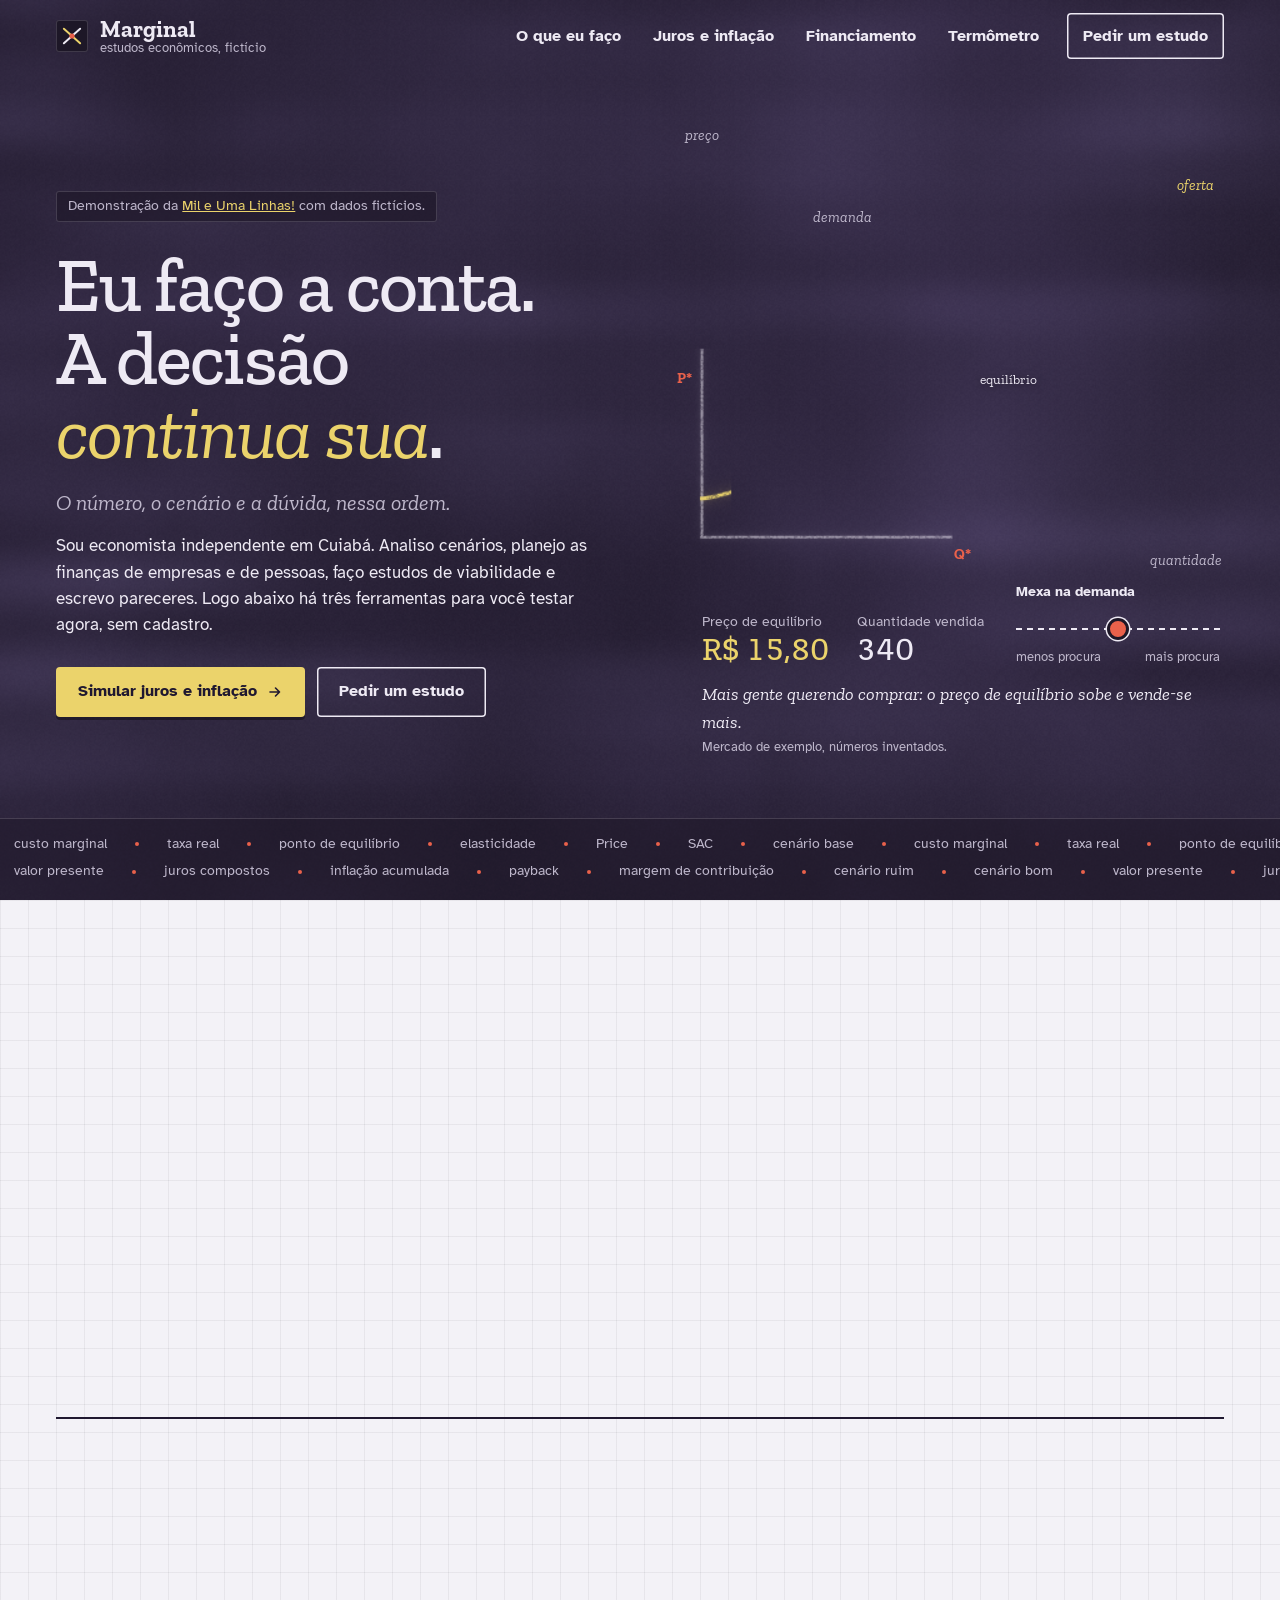
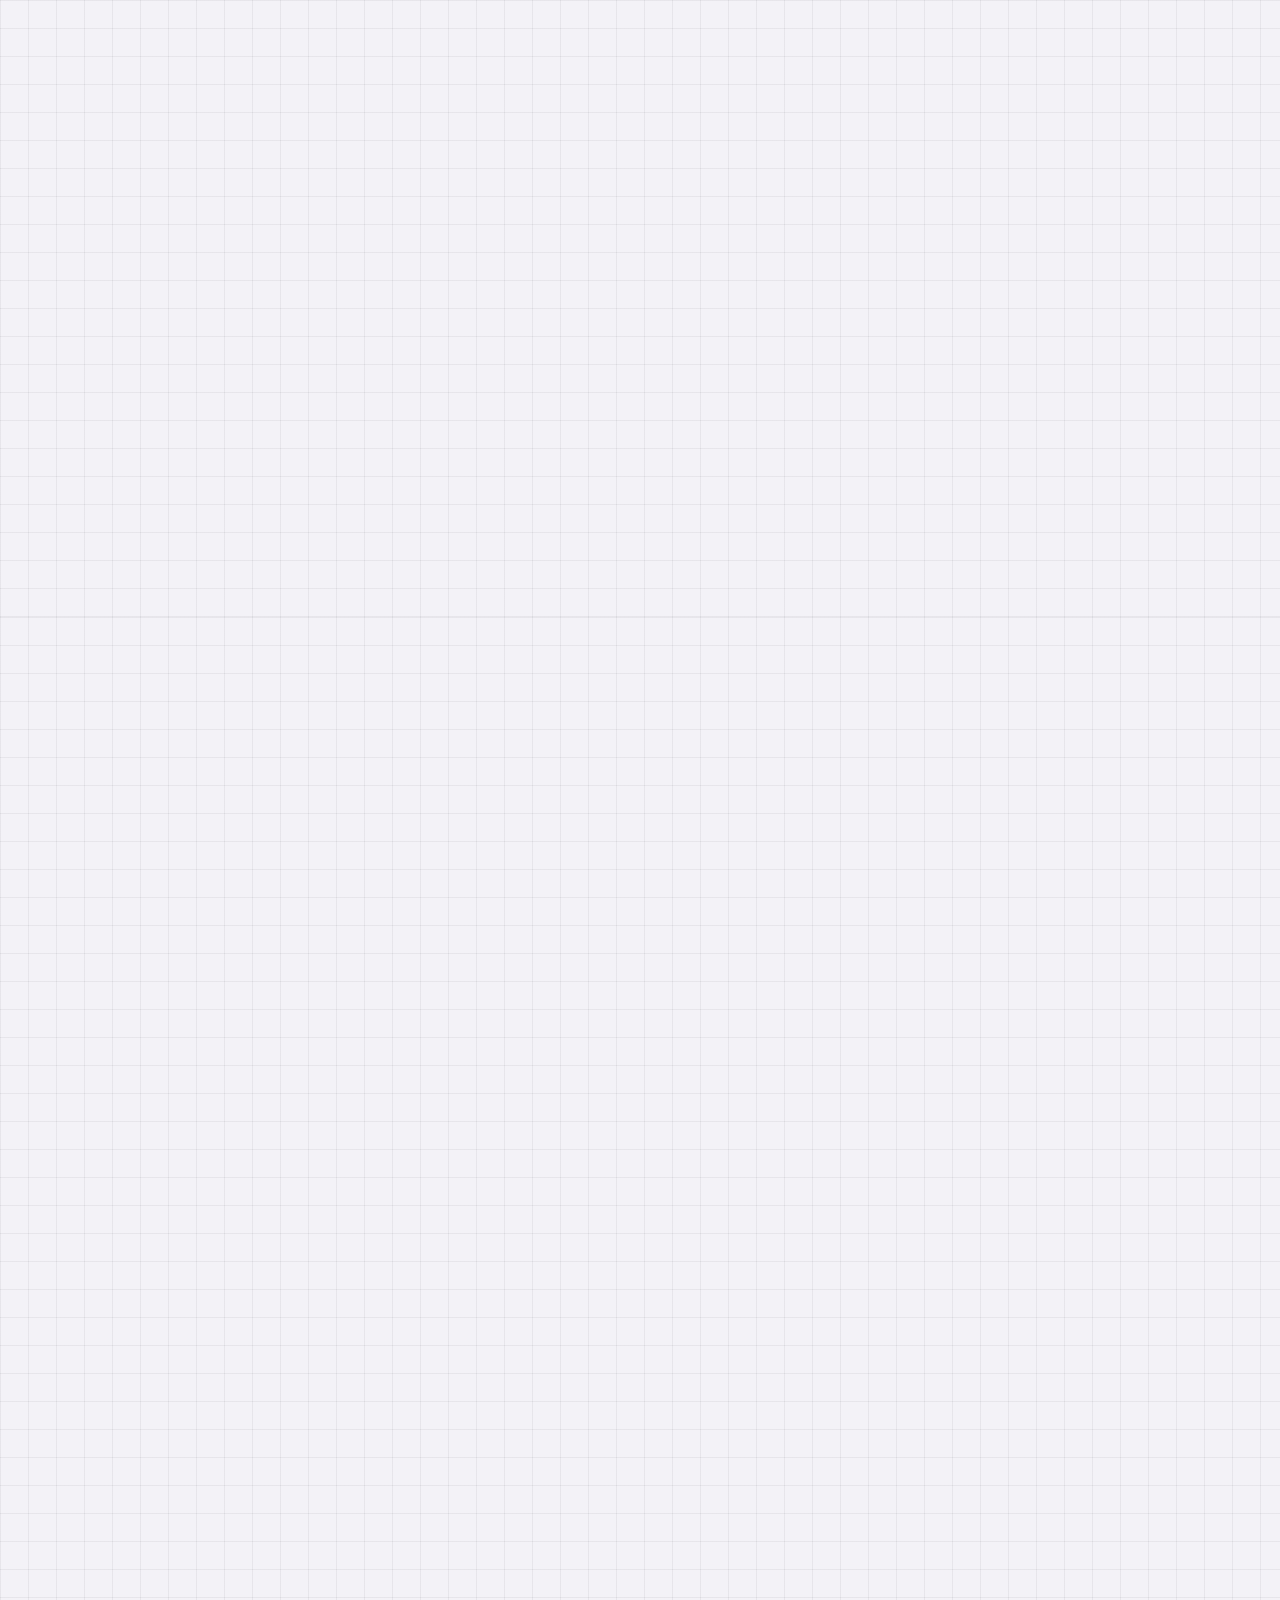
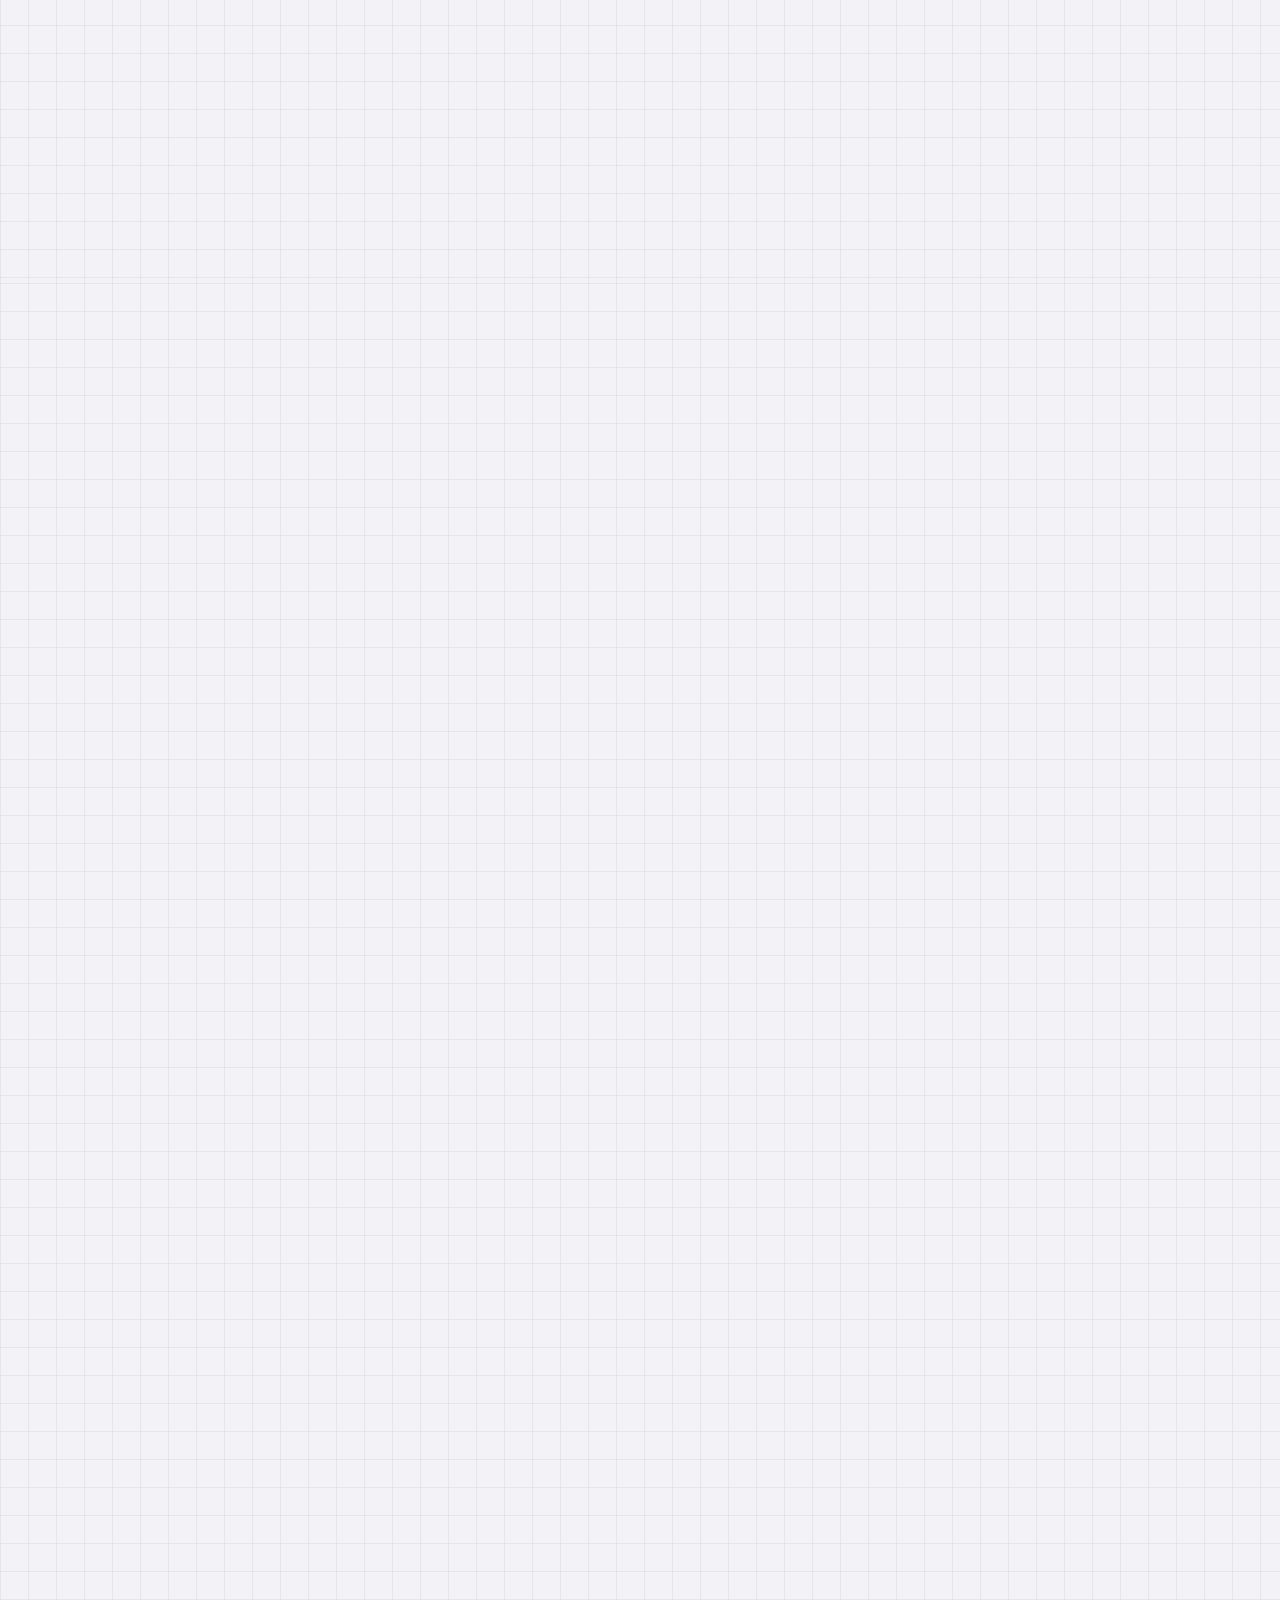
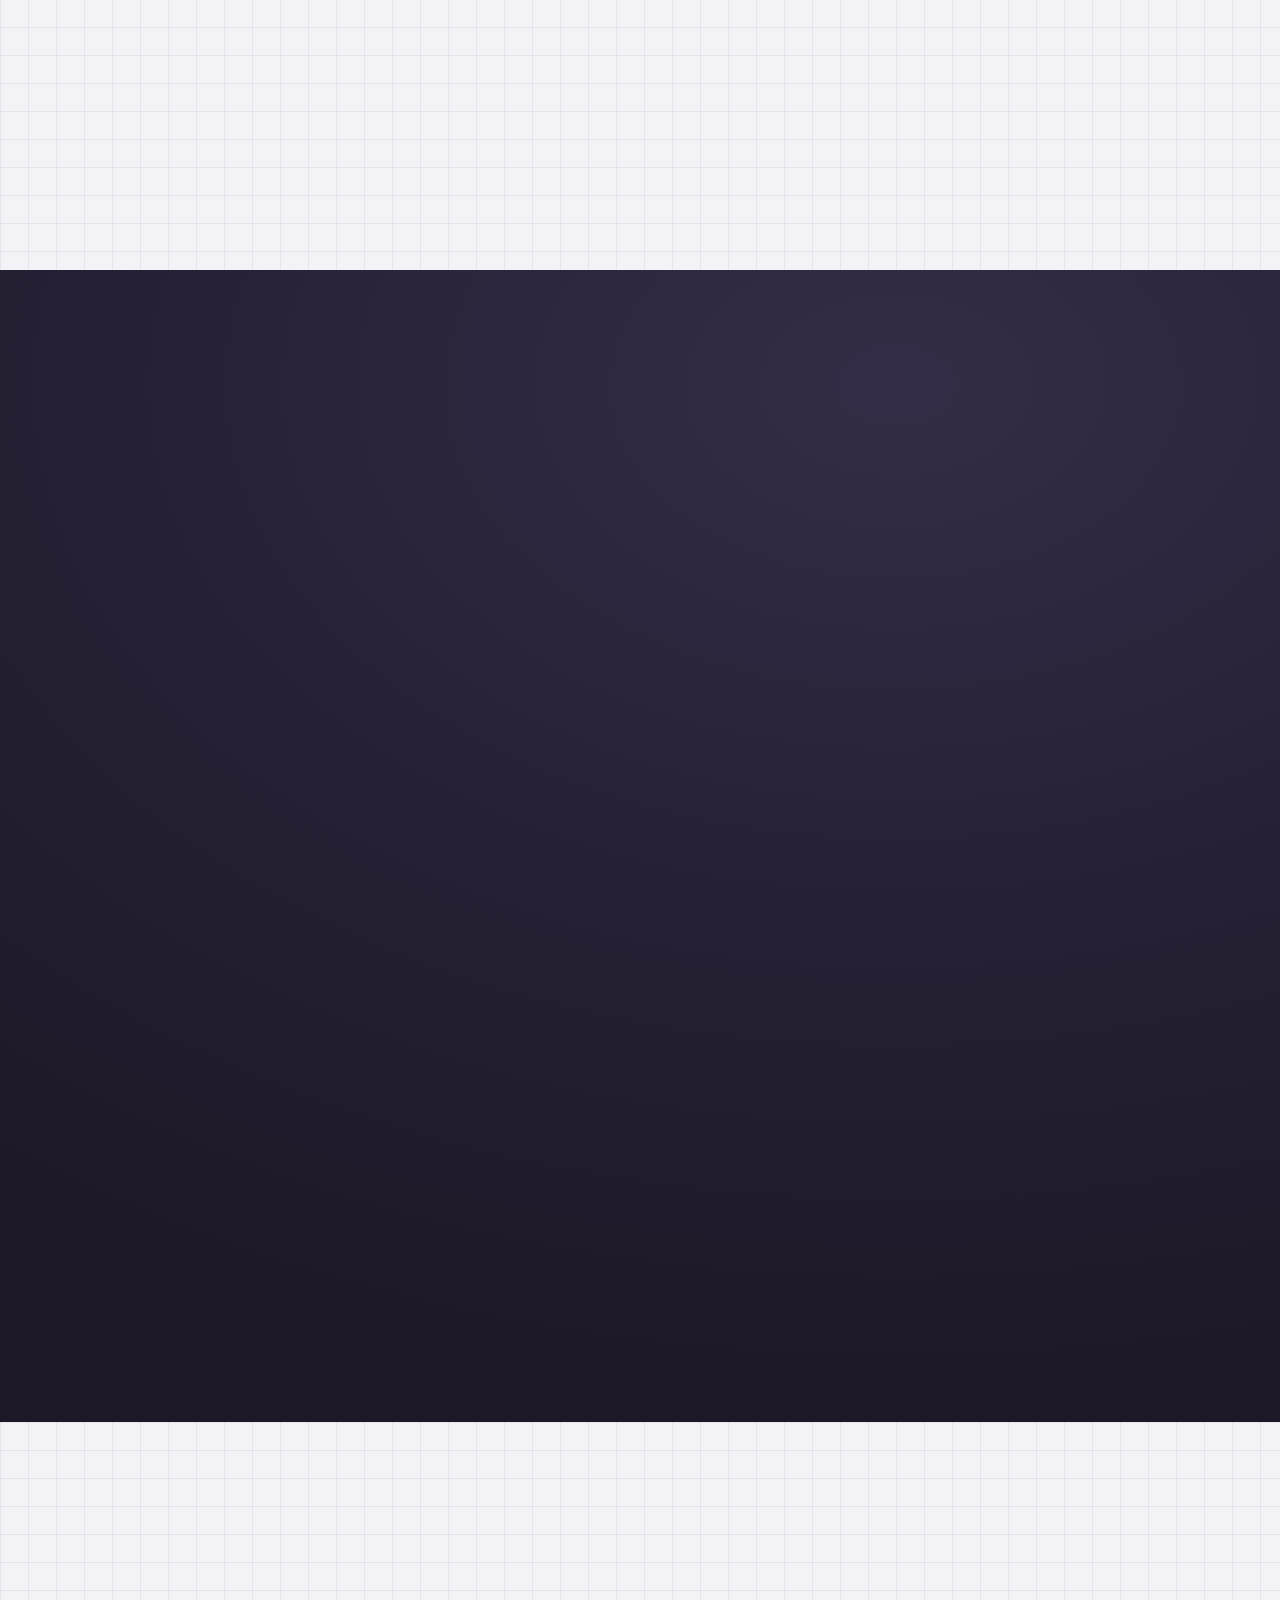
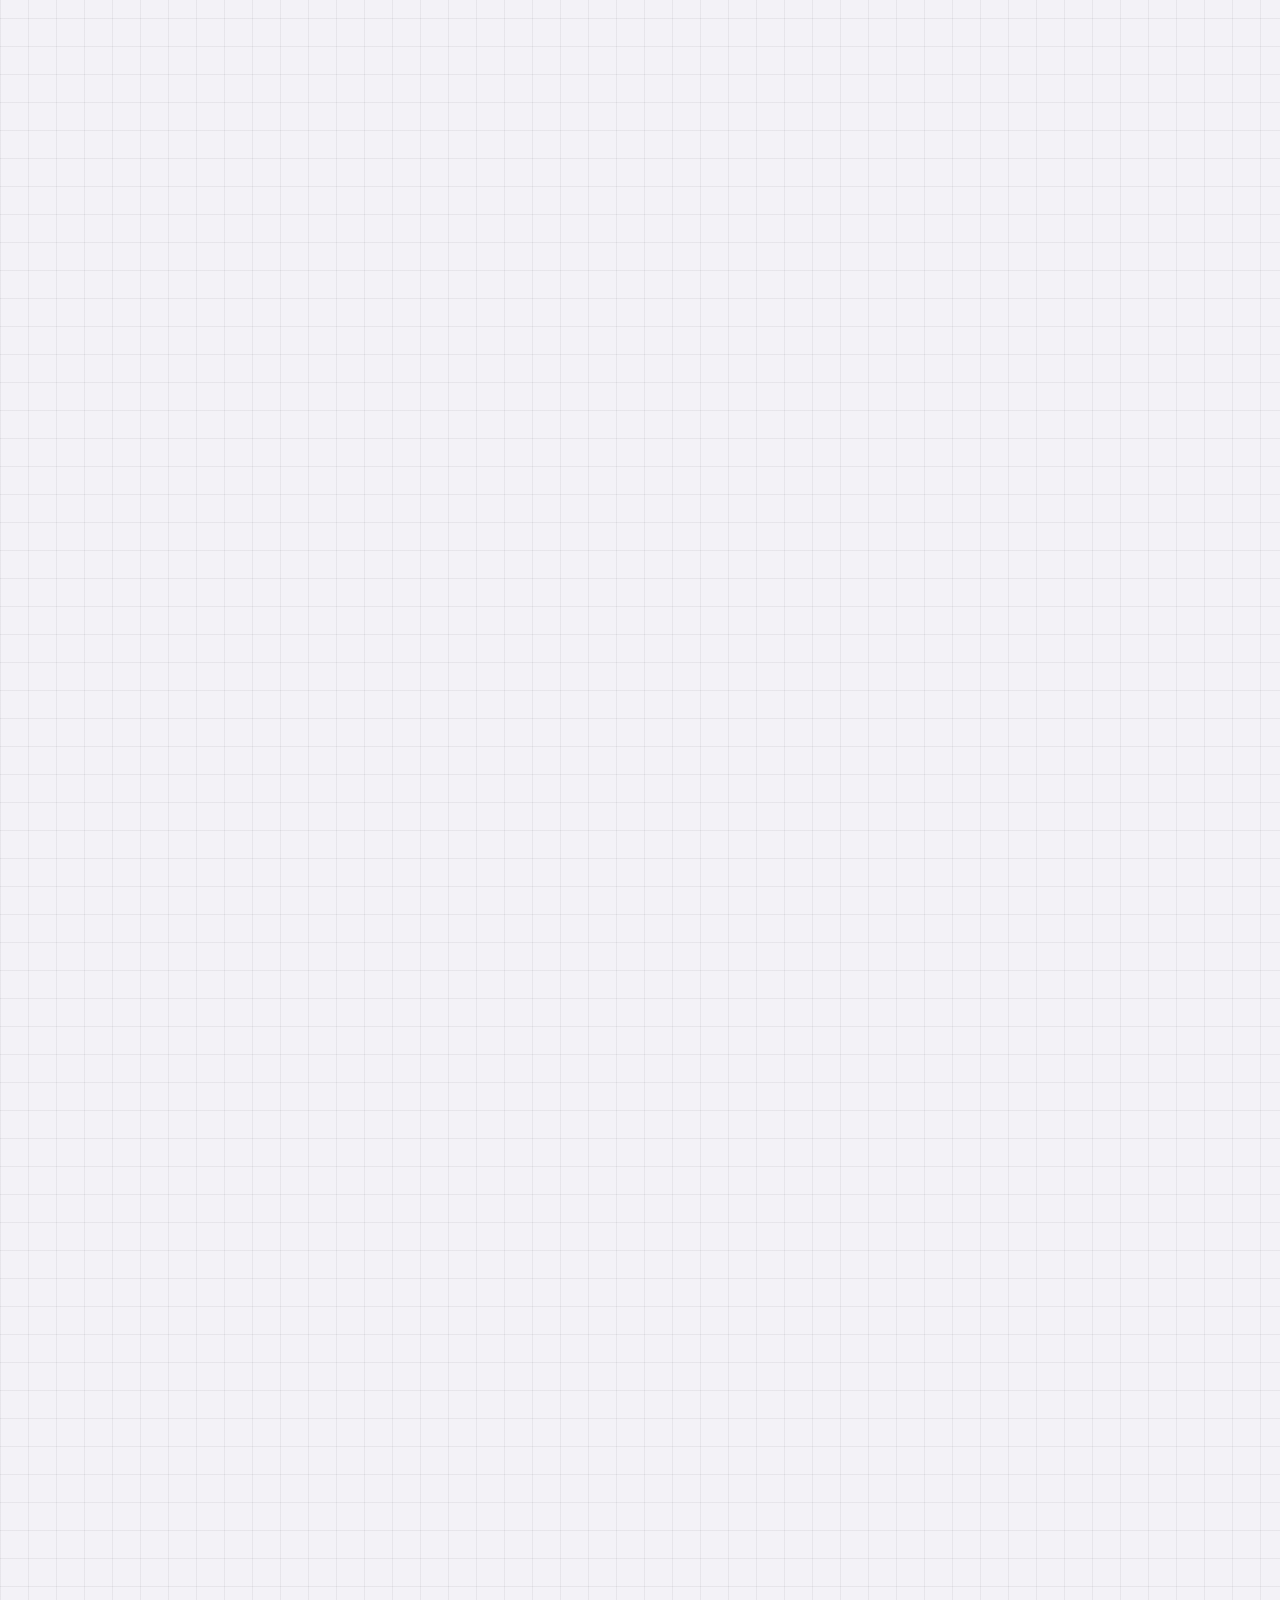
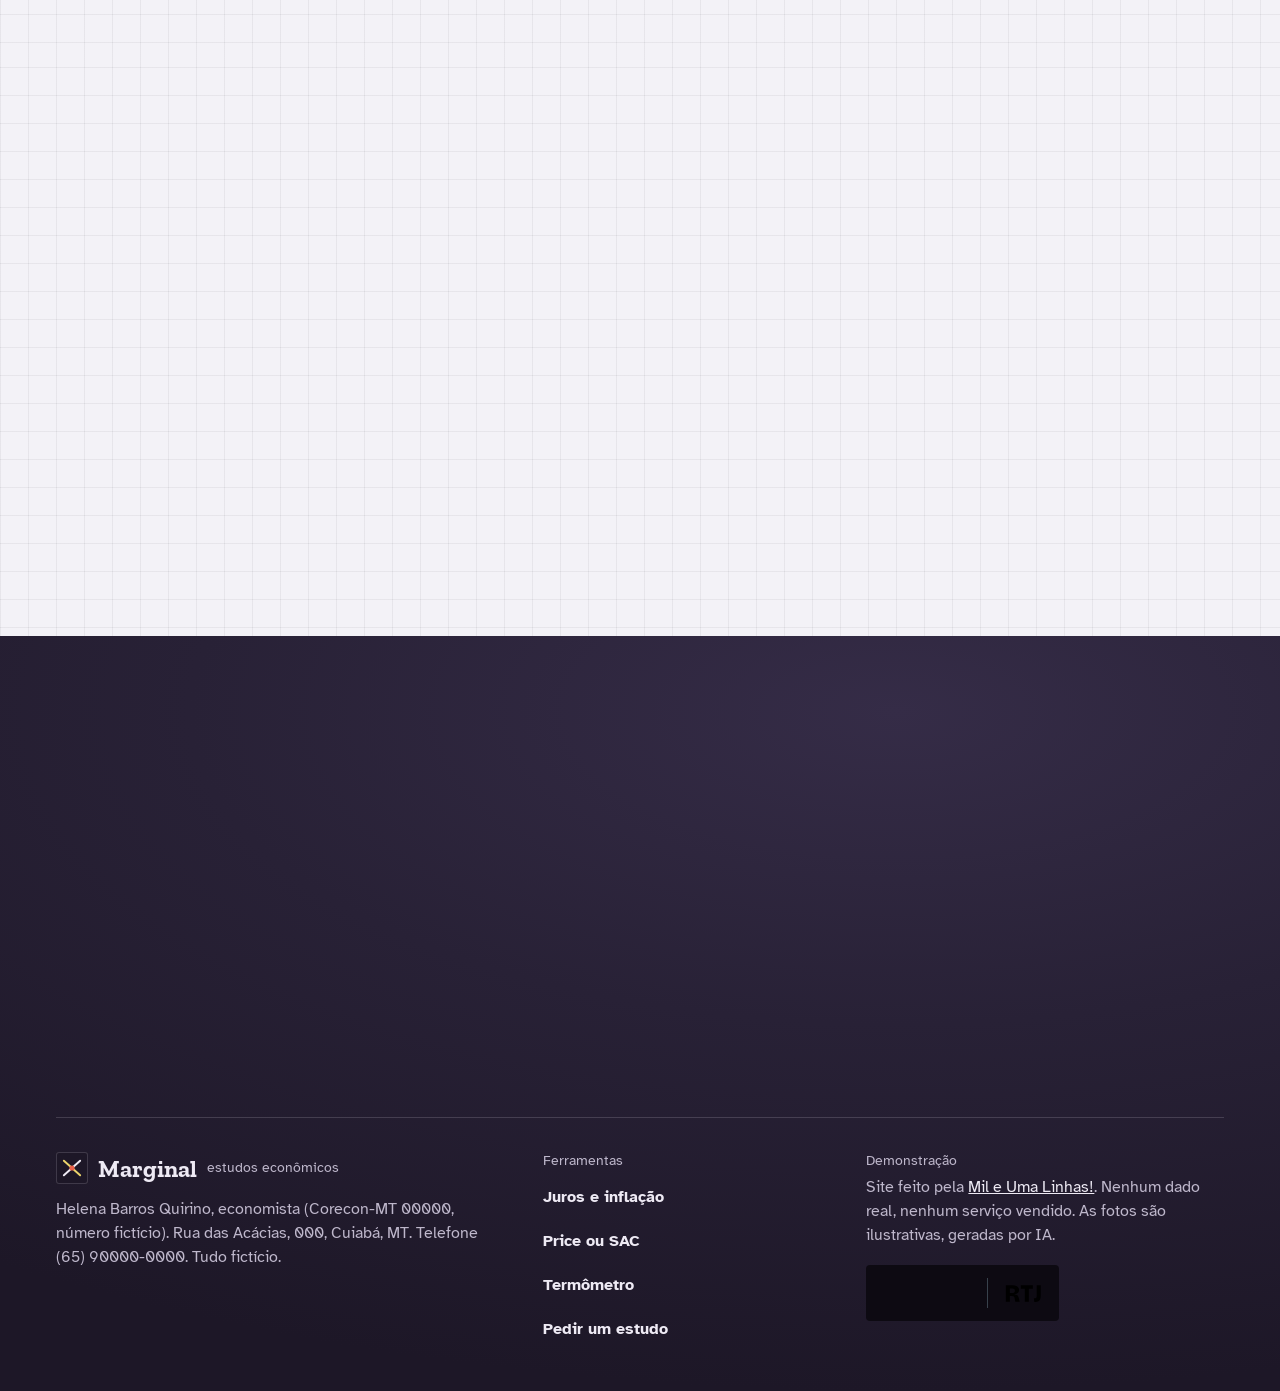
<file: index.html>
<!DOCTYPE html>
<html lang="pt-BR">
<head>
  <meta charset="utf-8">
  <meta name="viewport" content="width=device-width, initial-scale=1">
  <meta http-equiv="Content-Security-Policy" content="default-src 'self'; script-src 'self'; style-src 'self'; img-src 'self' data:; font-src 'self'; connect-src 'none'; object-src 'none'; base-uri 'self'; form-action 'none'">
  <title>Marginal Estudos Econômicos | Cenários e viabilidade</title>
  <meta name="description" content="Demonstração de uma economista fictícia em Cuiabá: quadro de oferta e demanda, simulador de juros e inflação, Price x SAC e pedido de estudo.">
  <link rel="canonical" href="https://toshiro01001.github.io/economista/">
  <meta name="theme-color" content="#211a2c">
  <meta property="og:type" content="website">
  <meta property="og:locale" content="pt_BR">
  <meta property="og:site_name" content="Marginal Estudos Econômicos">
  <meta property="og:title" content="Marginal: eu faço a conta, a decisão continua sua">
  <meta property="og:description" content="Demonstração com quadro de oferta e demanda, simulador de juros e inflação, Price x SAC e termômetro. Tudo fictício, nada é enviado.">
  <meta property="og:url" content="https://toshiro01001.github.io/economista/">
  <meta property="og:image" content="https://toshiro01001.github.io/economista/img/og.jpg">
  <meta property="og:image:width" content="1200">
  <meta property="og:image:height" content="630">
  <meta name="twitter:card" content="summary_large_image">
  <link rel="icon" href="./favicon.svg" type="image/svg+xml">
  <script type="module" crossorigin src="./assets/index-CEBRa2bo.js"></script>
  <link rel="stylesheet" crossorigin href="./assets/index-liZvyxYh.css">
</head>
<body>
  <div id="raiz">
    <main class="espera">
      <h1>Eu faço a conta. A decisão continua sua.</h1>
      <p>Marginal Estudos Econômicos é uma demonstração da Mil e Uma Linhas!: uma economista independente fictícia em Cuiabá, com simulador de juros e inflação, comparador Price x SAC, termômetro com séries inventadas e pedido de estudo.</p>
      <noscript><p>As ferramentas desta página precisam de JavaScript ligado.</p></noscript>
    </main>
  </div>
</body>
</html>
</file>
<file: assets/index-liZvyxYh.css>
@font-face{font-family:Zilla Slab;font-style:normal;font-weight:400;font-display:swap;src:url(./zilla-slab-latin-400-normal-Dw3p-plB.woff2) format("woff2")}@font-face{font-family:Zilla Slab;font-style:italic;font-weight:400;font-display:swap;src:url(./zilla-slab-latin-400-italic-D7_mW9QC.woff2) format("woff2")}@font-face{font-family:Zilla Slab;font-style:normal;font-weight:500;font-display:swap;src:url(./zilla-slab-latin-500-normal-CzZRcrUb.woff2) format("woff2")}@font-face{font-family:Zilla Slab;font-style:normal;font-weight:700;font-display:swap;src:url(./zilla-slab-latin-700-normal-CEKI1vVu.woff2) format("woff2")}@font-face{font-family:Atkinson Hyperlegible;font-style:normal;font-weight:400;font-display:swap;src:url(./atkinson-hyperlegible-latin-400-normal-BrHNak5F.woff2) format("woff2")}@font-face{font-family:Atkinson Hyperlegible;font-style:normal;font-weight:700;font-display:swap;src:url(./atkinson-hyperlegible-latin-700-normal-GZI4o3u0.woff2) format("woff2")}:root{--lousa: #282136;--lousa-funda: #1d1727;--lousa-clara: #352c47;--giz: #eeeaf4;--giz-2: #beb7cb;--giz-fio: rgba(238, 234, 244, .16);--amarelo: #ebd36b;--lapis: #b82e1d;--lapis-claro: #e9614b;--papel: #f3f2f7;--papel-2: #e9e7f0;--tinta: #1f1830;--tinta-2: #4b4460;--tinta-3: #6a637d;--fio: rgba(31, 24, 48, .14);--quadro: rgba(31, 24, 48, .06);--slab: "Zilla Slab", Rockwell, Georgia, serif;--texto: "Atkinson Hyperlegible", system-ui, -apple-system, "Segoe UI", sans-serif;--ease: cubic-bezier(.22, 1, .36, 1);--t-micro: .3s;--lado: clamp(20px, 4.4vw, 72px);--largura: 1280px}*,*:before,*:after{box-sizing:border-box}html{background:var(--lousa);scroll-padding-top:84px;-webkit-text-size-adjust:100%}body{margin:0;font-variant-numeric:lining-nums;font-family:var(--texto);font-size:17px;line-height:1.55;color:var(--tinta);background:var(--papel);-webkit-font-smoothing:antialiased;overflow-x:clip}img{display:block;max-width:100%}h1,h2,h3,p,ul,ol,dl,dd,figure,fieldset{margin:0;padding:0}ul,ol{list-style:none}fieldset{border:0;min-width:0}button,input,select,textarea{font:inherit;color:inherit}button{cursor:pointer}a{color:inherit}[hidden]{display:none!important}:focus-visible{outline:2px solid var(--lapis);outline-offset:3px;border-radius:3px}.lousa :focus-visible,.hero :focus-visible,.topo :focus-visible{outline-color:var(--amarelo)}.pular{position:fixed;left:12px;top:-80px;z-index:60;background:var(--amarelo);color:var(--tinta);padding:10px 16px;border-radius:4px;font-weight:700;transition:top var(--t-micro) var(--ease)}.pular:focus{top:12px}.seta{width:1em;height:1em;flex:none;transition:transform var(--t-micro) var(--ease)}.miolo{width:min(var(--largura),100% - 2 * var(--lado));margin-inline:auto}.espera{max-width:720px;margin:0 auto;min-height:100svh;padding:24vh var(--lado) 20vh;background:var(--lousa);color:var(--giz)}.espera h1{font-family:var(--slab);font-weight:500;font-size:clamp(36px,6vw,72px);line-height:1;letter-spacing:-.02em}.espera p{margin-top:20px;color:var(--giz-2);max-width:56ch}.titulo{font-family:var(--slab);font-weight:500;font-size:clamp(30px,4.1vw,62px);line-height:1.02;letter-spacing:-.022em}.titulo em{font-style:italic;font-weight:400}.mascara{display:block;overflow:hidden;padding:.05em 0 .14em;margin-bottom:-.19em}.linha{display:block}.js .linha{transform:translateY(calc(100% + .3em));transition:transform 1.1s var(--ease) calc(var(--i, 0) * .08s)}.js .sobe{opacity:0;transform:translateY(20px);transition:opacity .9s var(--ease) .16s,transform 1.1s var(--ease) .16s}.js .is-in .linha,.js .is-pronto .linha{transform:none}.js .is-in .sobe,.js .is-pronto .sobe,.js .is-in.sobe{opacity:1;transform:none}.rotulo-secao{display:flex;align-items:center;gap:10px;font-size:14px;letter-spacing:.01em;color:var(--tinta-2);margin-bottom:14px}.rotulo-ponto{width:8px;height:8px;border-radius:50%;background:var(--lapis)}.lousa .rotulo-secao{color:var(--giz-2)}.lousa .rotulo-ponto{background:var(--lapis-claro)}.cabeca{display:grid;gap:0;margin-bottom:clamp(28px,5vh,56px)}.cabeca .titulo .linha{white-space:nowrap}.cabeca-apoio{margin-top:20px;color:var(--tinta-2);max-width:58ch;text-wrap:pretty}.lousa .cabeca-apoio{color:var(--giz-2)}.lousa .cabeca-apoio strong{color:var(--amarelo);font-weight:700}.botao{position:relative;display:inline-flex;align-items:center;justify-content:center;gap:10px;min-height:50px;padding:0 22px;border:0;border-radius:4px;font-weight:700;font-size:16px;text-decoration:none;white-space:nowrap;transition:transform var(--t-micro) var(--ease),background-color var(--t-micro) var(--ease),color var(--t-micro) var(--ease),box-shadow var(--t-micro) var(--ease)}.botao:active{transform:translateY(1px) scale(.98)}.botao-cheio{background:var(--tinta);color:var(--papel);box-shadow:0 3px 0 var(--lapis)}.botao-contorno{background:none;color:inherit;box-shadow:inset 0 0 0 1.5px currentColor}.hero .botao-cheio,.lousa .botao-cheio,.botao-giz{background:var(--amarelo);color:var(--tinta);box-shadow:0 3px #00000059}@media (hover: hover){html:not(.is-scrolling) .botao:hover .seta{transform:translate(4px)}html:not(.is-scrolling) .botao-cheio:hover{box-shadow:0 5px 0 var(--lapis);transform:translateY(-2px)}html:not(.is-scrolling) .hero .botao-cheio:hover,html:not(.is-scrolling) .botao-giz:hover{box-shadow:0 5px #0006;background:#f3df85}html:not(.is-scrolling) .botao-contorno:hover{background:var(--tinta);color:var(--papel);box-shadow:inset 0 0 0 1.5px var(--tinta)}html:not(.is-scrolling) .hero .botao-contorno:hover{background:var(--giz);color:var(--tinta);box-shadow:none}}.topo{position:fixed;z-index:40;inset:0 0 auto;height:72px;display:flex;align-items:center;justify-content:space-between;gap:20px;padding:0 var(--lado);color:var(--giz);transition:transform .55s var(--ease),background-color .4s var(--ease),box-shadow .4s var(--ease)}.topo.is-solto{background:#1d1727d1;-webkit-backdrop-filter:blur(14px);backdrop-filter:blur(14px);box-shadow:0 1px 0 var(--giz-fio)}.topo.topo-oculto{transform:translateY(-110%)}.marca{display:inline-flex;align-items:center;gap:12px;text-decoration:none;min-height:44px}.marca-sinal{width:32px;height:32px;padding:3px;border-radius:3px;background:var(--lousa-funda);box-shadow:inset 0 0 0 1px var(--giz-fio)}.marca-texto{display:grid;line-height:1.05}.marca-nome{font-family:var(--slab);font-weight:700;font-size:23px}.marca-sub{font-size:12.5px;color:var(--giz-2)}.menu{display:flex;align-items:center;gap:4px}.menu a{position:relative;padding:12px 14px;font-weight:700;font-size:15.5px;text-decoration:none}.menu a:after{content:"";position:absolute;left:14px;right:14px;bottom:8px;height:2px;background:var(--amarelo);transform:scaleX(0);transform-origin:right;transition:transform .45s var(--ease)}@media (hover: hover){html:not(.is-scrolling) .menu a:hover:after{transform:none;transform-origin:left}}.menu .menu-pedido{margin-left:10px;padding:11px 16px;border-radius:4px;box-shadow:inset 0 0 0 1.5px var(--giz)}.menu .menu-pedido:after{display:none}.menu-botao{display:none;align-items:center;gap:10px;min-height:44px;padding:0 14px;border:0;border-radius:4px;background:none;box-shadow:inset 0 0 0 1.5px var(--giz);font-weight:700;font-size:15px}.menu-botao i{width:16px;height:10px;border-top:2px solid currentColor;border-bottom:2px solid currentColor;transition:height var(--t-micro) var(--ease)}.menu-botao[aria-expanded=true] i{height:0}@media (max-width: 980px){.menu-botao{display:inline-flex}.menu{position:fixed;inset:72px 0 auto;flex-direction:column;align-items:stretch;gap:0;padding:8px var(--lado) 24px;background:var(--lousa-funda);box-shadow:0 30px 60px -20px #000000b3;visibility:hidden;opacity:0;transform:translateY(-10px);transition:opacity .3s var(--ease),transform .4s var(--ease),visibility 0s .4s}.menu.aberto{visibility:visible;opacity:1;transform:none;transition-delay:0s}.menu a{font-family:var(--slab);font-weight:500;font-size:28px;padding:12px 0;border-bottom:1px solid var(--giz-fio)}.menu a:after{display:none}.menu .menu-pedido{margin:18px 0 0;text-align:center;font-family:var(--texto);font-size:16px;font-weight:700;padding:14px;border-bottom:0}.topo.is-aberto{background:var(--lousa-funda)}}.hero{position:relative;min-height:100svh;display:flex;flex-direction:column;justify-content:space-between;background:var(--lousa);color:var(--giz);overflow:hidden;isolation:isolate}.hero>canvas{position:absolute;inset:0;z-index:-1;width:100%;height:100%;opacity:0;transition:opacity 1.2s var(--ease)}.hero.tem-gl>canvas{opacity:1}.hero-miolo{width:min(1360px,100% - 2 * var(--lado));margin:0 auto;padding:clamp(104px,15vh,150px) 0 clamp(28px,5vh,56px);display:grid;grid-template-columns:minmax(0,1fr) minmax(0,1.06fr);gap:clamp(28px,5vw,80px);align-items:center;flex:1}.aviso-demo{display:inline-block;font-size:13.5px;color:var(--giz-2);padding:5px 12px;border-radius:3px;background:#1d172799;box-shadow:inset 0 0 0 1px var(--giz-fio)}.aviso-demo a{color:var(--amarelo)}.titulo-hero{margin-top:22px;font-size:clamp(38px,5.9vw,96px);line-height:.98;letter-spacing:-.026em}.titulo-hero em{color:var(--amarelo)}.titulo-hero .linha{white-space:nowrap}.hero-lema{margin-top:20px;font-family:var(--slab);font-style:italic;font-size:clamp(19px,1.7vw,24px);color:var(--giz-2)}.hero-apoio{margin-top:14px;max-width:50ch;color:var(--giz);opacity:.92}.hero-acoes{margin-top:28px;display:flex;flex-wrap:wrap;gap:12px}.hero-quadro{min-width:0}.quadro-area{position:relative;aspect-ratio:1.34;margin:0 4px 0 46px}.quadro-foto{display:none;position:absolute;inset:0;width:100%;height:100%;object-fit:cover;border-radius:4px}.sem-gl .quadro-foto{display:block}.sem-gl .quadro-area>span{display:none}.quadro-area>span{position:absolute;font-family:var(--slab);font-size:15px;color:var(--giz-2);white-space:nowrap;pointer-events:none}.js .quadro-area>span{opacity:0;transition:opacity .8s var(--ease) 2.2s}.js .is-pronto .quadro-area>span{opacity:1}.eixo-nome-y{left:0;top:-4px;transform:translate(-50%,-100%);font-style:italic}.eixo-nome-x{right:-2px;bottom:0;transform:translateY(150%);font-style:italic}.curva-nome{color:var(--giz);font-style:italic}.curva-o{right:0;transform:translate(-6px,-150%);color:var(--amarelo)!important}.curva-d{transform:translate(12px,-120%)}.marca-eixo{font-weight:700;color:var(--lapis-claro)!important}.marca-y{left:0;transform:translate(calc(-100% - 10px),-50%)}.marca-x{bottom:0;transform:translate(-50%,calc(100% + 6px))}.ponto-nome{transform:translate(18px,-50%);font-size:13.5px!important;color:var(--giz)!important;text-shadow:0 1px 8px rgba(0,0,0,.6)}.quadro-leitura{margin:44px 4px 0 46px;display:grid;grid-template-columns:auto minmax(0,1fr);gap:14px 32px;align-items:end}.quadro-leitura dl{display:flex;gap:28px}.quadro-leitura dt{font-size:13.5px;color:var(--giz-2)}.quadro-leitura dd{font-family:var(--slab);font-weight:500;font-size:clamp(26px,2.5vw,38px);line-height:1.05;font-variant-numeric:lining-nums tabular-nums}.quadro-leitura dl>div:first-child dd{color:var(--amarelo)}.quadro-faixa{display:grid;gap:4px;font-size:14px}.quadro-faixa span{display:flex;justify-content:space-between;gap:12px;font-weight:700}.quadro-faixa small{display:flex;justify-content:space-between;margin-top:-8px;color:var(--giz-2);font-size:13px}.quadro-faixa small i{font-style:normal}#hero-leitura{grid-column:1 / -1;font-family:var(--slab);font-style:italic;font-size:18px;min-height:2.9em}#hero-leitura small{display:block;font-family:var(--texto);font-style:normal;font-size:13px;color:var(--giz-2)}input[type=range]{-webkit-appearance:none;appearance:none;width:100%;height:44px;margin:0;background:none;cursor:ew-resize}input[type=range]::-webkit-slider-runnable-track{height:2px;background:repeating-linear-gradient(90deg,var(--giz) 0 6px,transparent 6px 11px)}input[type=range]::-moz-range-track{height:2px;background:repeating-linear-gradient(90deg,var(--giz) 0 6px,transparent 6px 11px)}input[type=range]::-webkit-slider-thumb{-webkit-appearance:none;width:22px;height:22px;margin-top:-10px;border-radius:50%;background:var(--lapis-claro);border:3px solid var(--lousa-funda);box-shadow:0 0 0 1.5px var(--giz);transition:transform var(--t-micro) var(--ease)}input[type=range]::-moz-range-thumb{width:16px;height:16px;border-radius:50%;background:var(--lapis-claro);border:3px solid var(--lousa-funda);box-shadow:0 0 0 1.5px var(--giz)}input[type=range]:active::-webkit-slider-thumb{transform:scale(1.18)}.fitas{padding:14px 0 18px;border-top:1px solid var(--giz-fio);background:#1d172773;overflow:hidden}.fita{display:flex;width:max-content;font-size:14px;color:var(--giz-2);white-space:nowrap;animation:corre 60s linear infinite}.fita-1{animation-direction:reverse;margin-top:6px}.fita span{display:flex}.fita i{font-style:normal;padding:0 14px}.fita i:after{content:"";display:inline-block;width:4px;height:4px;margin-left:28px;border-radius:50%;background:var(--lapis-claro);vertical-align:middle}@keyframes corre{to{transform:translate(-25%)}}.secao{padding:clamp(80px,13vh,150px) 0}.papel{background-color:var(--papel);background-image:linear-gradient(var(--quadro) 1px,transparent 1px),linear-gradient(90deg,var(--quadro) 1px,transparent 1px);background-size:28px 28px}.papel+.papel{padding-top:0}.lousa{background:radial-gradient(120% 90% at 70% 10%,var(--lousa-clara),var(--lousa) 46%,var(--lousa-funda));color:var(--giz)}.servicos-topo{display:flex;justify-content:space-between;align-items:end;gap:24px;margin-bottom:24px}.pilulas{display:flex;flex-wrap:wrap;gap:8px}.pilula{display:inline-flex;align-items:center;gap:8px;min-height:44px;padding:0 16px;border:0;border-radius:4px;background:var(--papel);box-shadow:inset 0 0 0 1.5px var(--fio);font-weight:700;font-size:15px;transition:background-color var(--t-micro) var(--ease),color var(--t-micro) var(--ease),transform var(--t-micro) var(--ease)}.pilula[aria-pressed=true]{background:var(--tinta);color:var(--papel);box-shadow:none}.pilula:active{transform:scale(.96)}.pilula-conta{font-family:var(--slab);font-weight:500;opacity:.7}.servicos-foto{width:min(300px,34%);aspect-ratio:16 / 9;overflow:hidden;border-radius:3px;box-shadow:0 0 0 1px var(--fio),8px 8px 0 var(--papel-2)}.servicos-foto img{width:100%;height:100%;object-fit:cover}.servicos{border-top:2px solid var(--tinta)}.servico{position:relative;display:grid;grid-template-columns:116px minmax(0,1fr) 150px 52px;gap:clamp(16px,3vw,44px);align-items:center;padding:26px 0;border-bottom:1px solid var(--fio);background:var(--papel);transition-delay:calc(var(--i) * .07s)!important}.servico-foto{width:116px;height:116px;object-fit:cover;border-radius:3px;filter:saturate(.85);transition:filter .5s var(--ease),transform .7s var(--ease)}.servico h3{font-family:var(--slab);font-weight:500;font-size:clamp(24px,2.3vw,34px);letter-spacing:-.015em;line-height:1.1}.servico-texto p{margin-top:6px;color:var(--tinta-2);max-width:62ch}.servico-prazo{display:grid;line-height:1.1}.servico-prazo strong{font-family:var(--slab);font-weight:500;font-size:52px;color:var(--lapis);font-variant-numeric:lining-nums tabular-nums}.servico-prazo span{font-size:13.5px;color:var(--tinta-3)}.servico-ir{display:grid;place-items:center;width:52px;height:52px;border-radius:50%;box-shadow:inset 0 0 0 1.5px var(--tinta);font-size:18px;transition:background-color var(--t-micro) var(--ease),color var(--t-micro) var(--ease)}.servico-ir:before{content:"";position:absolute;inset:0}@media (hover: hover){html:not(.is-scrolling) .servico:hover .servico-ir{background:var(--tinta);color:var(--papel)}html:not(.is-scrolling) .servico:hover .servico-ir .seta{transform:translate(3px)}html:not(.is-scrolling) .servico:hover .servico-foto{filter:none;transform:rotate(-2deg) scale(1.04)}}.ferramenta{display:grid;grid-template-columns:minmax(0,.82fr) minmax(0,1.18fr);gap:clamp(24px,4vw,64px);padding:clamp(20px,3vw,44px);background:#fbfafd;border-radius:4px;box-shadow:0 0 0 1.5px var(--tinta),10px 10px 0 var(--papel-2)}.formulario{display:grid;grid-template-columns:minmax(0,1fr);gap:18px;align-content:start;min-width:0}.campo label,.campo legend{display:block;margin-bottom:6px;font-weight:700;font-size:15px}.campo input[type=text],.campo input[type=email],.campo input[type=tel],.campo select,.campo textarea{width:100%;min-height:50px;padding:11px 14px;border:0;border-radius:3px;background:#fff;box-shadow:inset 0 0 0 1.5px #1f183080;font-size:17px;font-variant-numeric:lining-nums tabular-nums;transition:box-shadow var(--t-micro) var(--ease)}.campo textarea{resize:vertical;min-height:130px}.campo input:focus-visible,.campo select:focus-visible,.campo textarea:focus-visible{outline:0;box-shadow:inset 0 0 0 2px var(--tinta),0 0 0 4px #b82e1d47}.campo [aria-invalid=true]{box-shadow:inset 0 0 0 2px var(--lapis)}.campo-trio{display:grid;grid-template-columns:repeat(3,minmax(0,1fr));gap:14px;align-items:end}.campo-duo{grid-template-columns:repeat(2,minmax(0,1fr))}.erro{margin-top:6px;font-size:14.5px;color:#8f2114;font-weight:700}.erro-geral{padding:12px 14px;border-radius:3px;background:#f6dcd7}.marcar,.campo label.marcar{display:grid;grid-template-columns:24px minmax(0,1fr);gap:12px;align-items:start;min-height:44px;padding:10px 0;cursor:pointer;font-weight:400!important}.marcar input{width:22px;height:22px;margin:1px 0 0;accent-color:var(--lapis)}.opcoes{display:flex;flex-wrap:wrap;gap:8px}.opcao{position:relative;display:inline-flex;cursor:pointer;margin:0!important}.opcao input{position:absolute;z-index:1;opacity:0;inset:0;width:100%;height:100%;margin:0;cursor:pointer}.opcao span{display:inline-flex;align-items:center;min-height:46px;padding:0 16px;border-radius:3px;background:#fff;box-shadow:inset 0 0 0 1.5px #1f183080;font-weight:400;transition:background-color var(--t-micro) var(--ease),color var(--t-micro) var(--ease)}.opcao input:checked+span{background:var(--tinta);color:var(--papel);box-shadow:none}.opcao input:focus-visible+span{outline:2px solid var(--lapis);outline-offset:3px}.resultado{min-width:0}.saidas{display:grid;grid-template-columns:repeat(3,minmax(0,1fr));gap:4px 20px}.saida dt{font-size:14px;color:var(--tinta-3)}.saida dd{font-family:var(--slab);font-weight:500;font-size:clamp(19px,1.7vw,24px);font-variant-numeric:lining-nums tabular-nums;white-space:nowrap}.saida-forte{grid-column:1 / -1;padding-bottom:14px;margin-bottom:10px;border-bottom:1px solid var(--fio)}.saida-forte dd{font-size:clamp(34px,4.2vw,58px);line-height:1.05;color:var(--lapis);letter-spacing:-.02em}.grafico-caixa{margin-top:18px;min-width:0}.grafico{display:block;max-width:100%;height:auto;font-family:var(--texto)}.grafico .grade line{stroke:var(--fio);stroke-width:1}.grafico .base{stroke:var(--tinta);stroke-width:1.5}.grafico .eixo text{fill:var(--tinta-3);font-size:13px}.grafico .linha{fill:none;stroke-width:2.5;stroke-linejoin:round;stroke-linecap:round}.grafico .s-tinta{stroke:var(--tinta)}.grafico .s-lapis{stroke:var(--lapis)}.grafico .s-tracejada{stroke:var(--tinta-3);stroke-width:1.5}.grafico path.s-tracejada{stroke-dasharray:.012 .012}.grafico .rotulo-linha{stroke:none;font-family:var(--slab);font-style:italic;font-size:15px}.grafico text.s-tinta{fill:var(--tinta)}.grafico text.s-lapis{fill:var(--lapis)}.legenda{display:flex;flex-wrap:wrap;gap:6px 20px;margin-top:8px;font-size:14px;color:var(--tinta-2)}.legenda li{display:flex;align-items:center;gap:8px}.legenda li:before{content:"";width:22px;height:0;border-top:2.5px solid var(--tinta)}.legenda .l-lapis:before{border-color:var(--lapis)}.legenda .l-tracejada:before{border-top:2px dashed var(--tinta-3)}.leitura{margin-top:16px;padding-left:16px;border-left:3px solid var(--lapis);font-family:var(--slab);font-size:18.5px;line-height:1.4}.tabela-abre{margin-top:16px;border-top:1px solid var(--fio)}.tabela-abre summary,.tecnico summary{display:flex;justify-content:space-between;align-items:center;min-height:48px;cursor:pointer;font-weight:700;list-style:none}.tabela-abre summary::-webkit-details-marker,.tecnico summary::-webkit-details-marker{display:none}.tabela-abre summary:after,.tecnico summary:after{content:"";width:12px;height:12px;margin:0 3px;flex:none;background:linear-gradient(currentColor,currentColor) center / 100% 2px no-repeat,linear-gradient(currentColor,currentColor) center / 2px 100% no-repeat;transition:transform .45s var(--ease)}.tabela-abre[open] summary:after,.tecnico[open] summary:after{transform:rotate(45deg)}.tabela-rolagem{overflow-x:auto;margin-top:16px}.tabela-abre .tabela-rolagem{margin-top:0;max-height:340px;overflow-y:auto}table{width:100%;border-collapse:collapse;font-size:15px;font-variant-numeric:lining-nums tabular-nums}caption{text-align:left;font-size:14px;color:var(--tinta-3);padding-bottom:8px}th,td{padding:9px 12px 9px 0;border-top:1px solid var(--fio);text-align:right;white-space:nowrap;font-weight:400}th:first-child,td:first-child{text-align:left}thead th{border-top:0;font-weight:700;font-size:14px}.ressalva{display:flex;justify-content:space-between;align-items:center;gap:24px 40px;margin-top:28px}.ressalva p{max-width:70ch;font-size:15.5px;color:var(--tinta-2)}.ressalva strong{color:var(--tinta)}.ferramenta-fin{grid-template-columns:minmax(0,1fr) minmax(0,1fr)}.tabelas-duas{display:grid;grid-template-columns:repeat(2,minmax(0,1fr));gap:0;margin-top:6px;border-top:2px solid var(--tinta)}.tabela-lado{padding:16px 16px 4px 0}.tabela-sac{padding-left:16px;border-left:1px solid var(--fio)}.tabela-lado h3{font-family:var(--slab);font-weight:700;font-size:22px}.tabela-lado dl{display:grid;gap:8px;margin-top:6px}.tabela-lado .saida-forte{padding-bottom:8px;margin-bottom:0}.tabela-lado .saida-forte dd{font-size:clamp(24px,2.4vw,34px);color:var(--tinta)}.tabela-sac .saida-forte dd{color:var(--lapis)}.termometro{display:grid;grid-template-columns:minmax(0,.8fr) minmax(0,1.2fr);gap:clamp(24px,4vw,64px);align-items:start}.periodos{display:flex;flex-wrap:wrap;gap:8px;align-items:center}.periodos-nome{width:100%;font-size:14px;color:var(--giz-2)}.giz-botao{min-height:44px;padding:0 14px;border:0;border-radius:3px;background:none;color:var(--giz);box-shadow:inset 0 0 0 1.5px var(--giz-fio);font-weight:700;font-size:15px;transition:background-color var(--t-micro) var(--ease),color var(--t-micro) var(--ease),transform var(--t-micro) var(--ease)}.giz-botao[aria-pressed=true]{background:var(--amarelo);color:var(--tinta);box-shadow:none}.giz-botao:active{transform:scale(.96)}.cotacoes{display:grid;gap:10px;margin-top:22px}.cotacao{position:relative;display:grid;grid-template-columns:minmax(0,1fr) auto;gap:2px 16px;padding:16px 18px;border:0;border-radius:4px;text-align:left;color:var(--giz);background:#eeeaf40d;box-shadow:inset 0 0 0 1px var(--giz-fio);overflow:hidden;isolation:isolate;-webkit-backdrop-filter:blur(8px);backdrop-filter:blur(8px);transition:box-shadow var(--t-micro) var(--ease),transform var(--t-micro) var(--ease)}.cotacao:before{content:"";position:absolute;z-index:-1;left:var(--mx, 50%);top:var(--my, 50%);width:260px;height:260px;margin:-130px;border-radius:50%;background:radial-gradient(closest-side,rgba(235,211,107,.16),transparent);opacity:0;transition:opacity .4s var(--ease)}@media (hover: hover){html:not(.is-scrolling) .cotacao:hover:before{opacity:1}}.cotacao[aria-pressed=true]{box-shadow:inset 0 0 0 1.5px var(--amarelo),inset 4px 0 0 var(--amarelo)}.cotacao:active{transform:scale(.99)}.cotacao-nome{font-size:15px;color:var(--giz-2)}.cotacao-valor{grid-row:span 2;align-self:center;font-family:var(--slab);font-weight:500;font-size:32px;font-variant-numeric:lining-nums tabular-nums}.cotacao-variacao{font-weight:700;font-size:14.5px}.cotacao-faixa{grid-column:1 / -1;font-size:13px;color:var(--giz-2)}.ter-quadro{min-width:0;padding:clamp(16px,2.4vw,30px);border-radius:4px;background:#1d17278c;box-shadow:inset 0 0 0 1px var(--giz-fio),0 30px 60px -40px #000}.ter-titulo{font-family:var(--slab);font-style:italic;font-size:18px;color:var(--giz)}.lousa .grafico .grade line{stroke:var(--giz-fio)}.lousa .grafico .base{stroke:var(--giz-2)}.lousa .grafico .eixo text{fill:var(--giz-2)}.grafico .s-giz{stroke:var(--giz);stroke-width:2.6;filter:drop-shadow(0 0 5px rgba(238,234,244,.28))}.grafico .cursor-linha{stroke:var(--amarelo);stroke-width:1.5;stroke-dasharray:4 5}.grafico .cursor-ponto{fill:var(--lapis-claro);stroke:var(--lousa-funda);stroke-width:3}.ter-cursor{display:grid;gap:0;margin-top:8px;font-size:14px;color:var(--giz-2)}.ter-leitura{font-family:var(--slab);font-size:22px;font-variant-numeric:lining-nums tabular-nums}.ressalva-giz{margin-top:28px;max-width:74ch;font-size:15.5px;color:var(--giz-2)}.ressalva-giz strong{color:var(--amarelo)}.pedido-grade{display:grid;grid-template-columns:minmax(0,.7fr) minmax(0,1.3fr);gap:clamp(24px,4vw,64px);align-items:start}.pedido-foto{position:sticky;top:96px}.pedido-foto img{width:100%;aspect-ratio:4 / 5;object-fit:cover;border-radius:3px;box-shadow:0 0 0 1.5px var(--tinta),10px 10px 0 var(--papel-2)}.pedido-foto figcaption{margin-top:18px;font-family:var(--slab);font-style:italic;color:var(--tinta-2)}#form-pedido,.resumo{padding:clamp(20px,3vw,40px);background:#fbfafd;border-radius:4px;box-shadow:0 0 0 1.5px var(--tinta),10px 10px 0 var(--papel-2)}#form-pedido .botao{justify-self:start}.resumo:focus{outline:none}.resumo h3{font-family:var(--slab);font-weight:500;font-size:32px}.resumo-nota{margin-top:6px;color:var(--tinta-2)}.resumo dl{margin-top:18px;border-top:2px solid var(--tinta)}.resumo dl>div{display:grid;grid-template-columns:190px minmax(0,1fr);gap:16px;padding:11px 0;border-bottom:1px solid var(--fio)}.resumo dt{color:var(--tinta-3);font-size:15px}.resumo dd{overflow-wrap:anywhere}#res-protocolo{font-family:var(--slab);font-weight:700;color:var(--lapis);font-size:20px}.resumo-acoes{display:flex;flex-wrap:wrap;gap:10px;margin-top:22px}.secao-como{padding-bottom:clamp(80px,13vh,150px)}.como{display:grid;grid-template-columns:repeat(2,minmax(0,1fr));gap:clamp(24px,4vw,64px)}.como h3{font-family:var(--slab);font-weight:500;font-size:26px;margin-bottom:8px}.como p{color:var(--tinta-2)}.tecnico{margin-top:16px;border-top:1px solid var(--fio)}.tecnico ul{display:grid;gap:10px;padding:4px 0 8px 18px;list-style:disc;font-size:15.5px;color:var(--tinta-2)}code{font-size:.9em;background:var(--papel-2);padding:1px 5px;border-radius:3px;overflow-wrap:anywhere}.rodape{padding:clamp(80px,13vh,150px) 0 40px}.rodape-chamada{display:grid;gap:16px;justify-items:start;padding-bottom:clamp(48px,8vh,96px)}.rodape-chamada .titulo{font-size:clamp(36px,6vw,96px)}.rodape-chamada .titulo em{color:var(--amarelo)}.rodape-chamada p{color:var(--giz-2);max-width:46ch}.rodape-grade{display:grid;grid-template-columns:minmax(0,1.3fr) minmax(0,.8fr) minmax(0,1.1fr);gap:32px clamp(24px,5vw,80px);padding-top:32px;border-top:1px solid var(--giz-fio);font-size:15.5px;color:var(--giz-2)}.rodape-marca{display:flex;align-items:center;gap:10px;font-family:var(--slab);font-weight:700;font-size:24px;color:var(--giz);margin-bottom:10px}.rodape-marca span{font-family:var(--texto);font-weight:400;font-size:14px;color:var(--giz-2)}.rodape-nome{font-size:14px;margin-bottom:4px}.rodape nav{display:grid;justify-items:start;align-content:start}.rodape nav a{display:inline-flex;align-items:center;min-height:44px;color:var(--giz);font-weight:700;text-decoration:none;background:linear-gradient(var(--amarelo),var(--amarelo)) left calc(100% - 10px) / 0 2px no-repeat;transition:background-size .45s var(--ease)}@media (hover: hover){html:not(.is-scrolling) .rodape nav a:hover{background-size:100% 2px}}.rodape-grade a:not(.assinatura){color:var(--giz)}.assinatura{display:inline-flex;align-items:center;gap:16px;margin-top:18px;min-height:56px;padding:8px 16px;border-radius:4px;background:#0d0a12;text-decoration:none}.assinatura>img{height:38px;width:auto}.assinatura-barra{width:1px;height:30px;background:#38424c}.assinatura .rtj-vivo img{height:24px;width:auto;display:block}.rtj-vivo{position:relative;display:inline-block;line-height:0;touch-action:pan-y}.rtj-vivo canvas{position:absolute;inset:0;width:100%;height:100%;-webkit-mask:url(../img/marca/rtj.svg) center / 100% 100% no-repeat;mask:url(../img/marca/rtj.svg) center / 100% 100% no-repeat}.rtj-vivo.rtj-on img{visibility:hidden}@media (max-width: 1040px){.hero-miolo{grid-template-columns:minmax(0,1fr);gap:36px;padding-top:104px}.quadro-area{aspect-ratio:1.5}.ferramenta,.ferramenta-fin,.termometro,.pedido-grade{grid-template-columns:minmax(0,1fr)}.pedido-foto{display:none}.servico{grid-template-columns:88px minmax(0,1fr) 52px}.servico-foto{width:88px;height:88px}.servico-prazo{grid-column:2;grid-row:2;display:flex;align-items:baseline;gap:8px}.servico-prazo strong{font-size:30px}.servico-ir{grid-column:3;grid-row:1 / span 2}.cotacoes{grid-template-columns:repeat(3,minmax(0,1fr))}.cotacao{grid-template-columns:minmax(0,1fr)}.cotacao-valor{grid-row:auto}}@media (max-width: 760px){body{font-size:16.5px}.cabeca .titulo .linha{white-space:normal}.ressalva{flex-direction:column;align-items:flex-start}.ressalva .botao{white-space:normal;text-align:left;min-height:54px;padding:8px 18px}.servicos-foto{display:none}.saidas{grid-template-columns:repeat(2,minmax(0,1fr));gap:10px 16px}.campo-trio,.cotacoes,.como,.rodape-grade{grid-template-columns:minmax(0,1fr)}.resumo dl>div{grid-template-columns:minmax(0,1fr);gap:2px}.quadro-area{margin-left:34px;aspect-ratio:1.22}.quadro-leitura{margin-left:0;margin-right:0;grid-template-columns:minmax(0,1fr)}.quadro-area>span{font-size:13.5px}.ferramenta,#form-pedido,.resumo{box-shadow:0 0 0 1.5px var(--tinta),6px 6px 0 var(--papel-2)}.tabela-lado{padding-right:10px}.tabela-sac{padding-left:10px}.titulo .linha{white-space:normal}.marca-sub{display:none}}@media (max-width: 420px){.titulo-hero{font-size:clamp(33px,10.6vw,44px)}.hero-acoes .botao{width:100%}.servico{grid-template-columns:64px minmax(0,1fr);gap:14px}.servico-foto{width:64px;height:64px}.servico-ir{grid-column:2;grid-row:3;width:44px;height:44px;justify-self:end;margin-top:-44px}.quadro-leitura dl{gap:18px}.saida dd{font-size:17px}.saida-forte dd{font-size:34px}.tabela-lado .saida-forte dd{font-size:21px}th,td{padding-right:10px;font-size:14px}}@media (prefers-reduced-motion: reduce){*,*:before,*:after{animation:none!important;transition:none!important}.js .linha,.js .sobe{opacity:1;transform:none}.js .quadro-area>span{opacity:1}}
</file>
